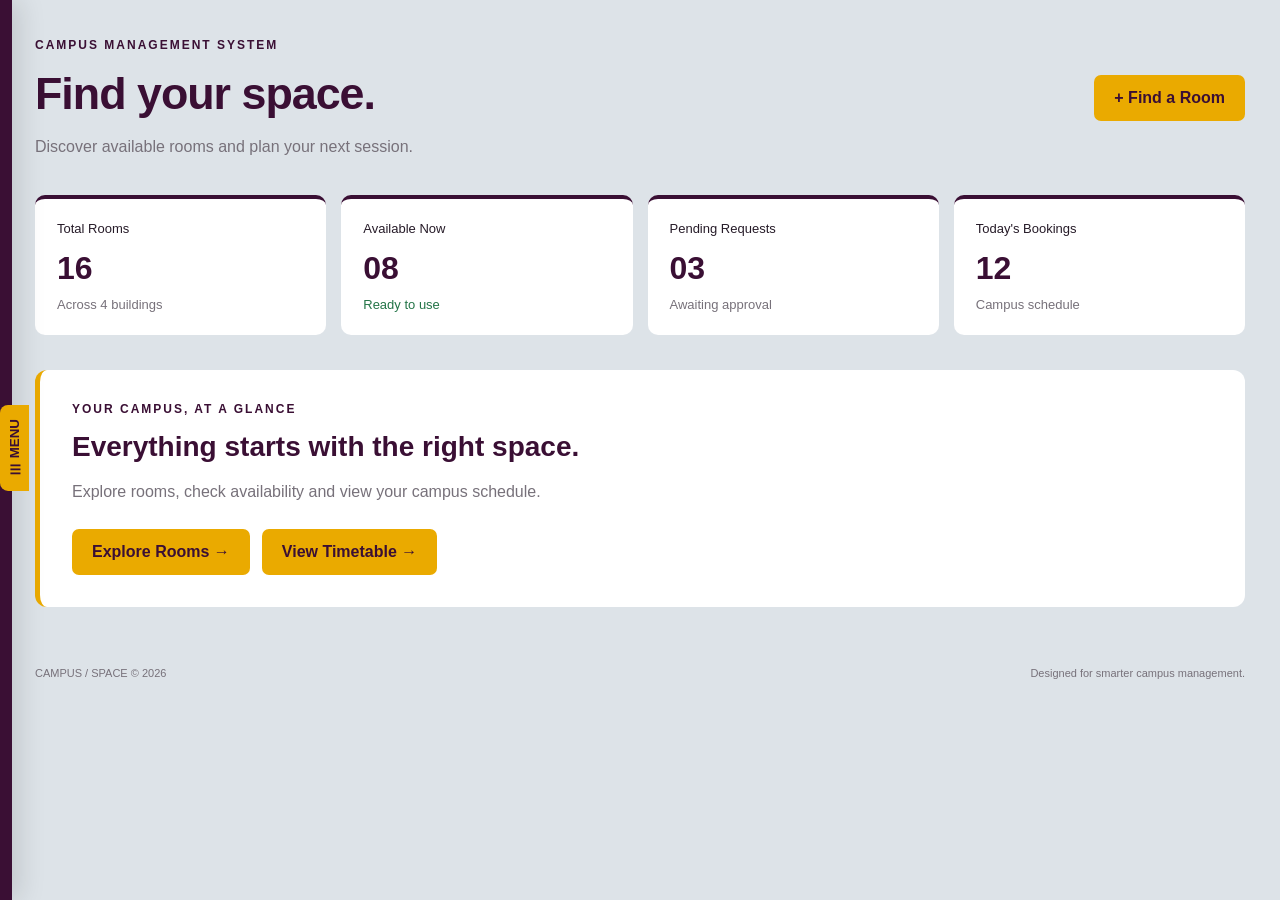
<file: index.html>
<!DOCTYPE html>
<html lang="en">
<head>
    <meta charset="UTF-8">
    <meta name="viewport" content="width=device-width, initial-scale=1.0">
    <title>CAMPUS / SPACE | Dashboard</title>
    <link rel="stylesheet" href="style.css">
</head>
<body>
    
    <button class="menu-trigger" id="menuTrigger"
            aria-label="Open navigation menu"
            aria-expanded="false">
        ☰ MENU
    </button>

    <aside class="sidebar">
        <h2>CAMPUS<span>/</span>SPACE</h2>
        <p class="tagline">Find your space. Make it happen.</p>

       
    <nav>
        <a href="index.html" class="active">Dashboard</a>
        <a href="rooms.html">Room Catalogue</a>
        <a href="availability.html">Find Availability</a>
        <a href="requests.html">Booking Requests</a>
        <a href="timetable.html">Timetable</a>
        <a href="admin.html">Admin Management</a>
    </nav>

        <div class="sidebar-bottom">
            <p>SPACE MANAGEMENT</p>
            <p>Simple. Smart. Efficient.</p>
        </div>
    </aside>

    <main>
        <header class="slide-left">
            <div>
                <p class="eyebrow">CAMPUS MANAGEMENT SYSTEM</p>
                <h1>Find your space.</h1>
                <p>Discover available rooms and plan your next session.</p>
            </div>
            <a href="availability.html" class="button">+ Find a Room</a>
        </header>

        <section class="stats">
            <div class="stat-card">
                <p>Total Rooms</p>
                <h2>16</h2>
                <span>Across 4 buildings</span>
            </div>
            <div class="stat-card">
                <p>Available Now</p>
                <h2>08</h2>
                <span class="available">Ready to use</span>
            </div>
            <div class="stat-card">
                <p>Pending Requests</p>
                <h2>03</h2>
                <span>Awaiting approval</span>
            </div>
            <div class="stat-card">
                <p>Today's Bookings</p>
                <h2>12</h2>
                <span>Campus schedule</span>
            </div>
        </section>

        <section class="welcome-panel slide-up">
            <p class="eyebrow">YOUR CAMPUS, AT A GLANCE</p>
            <h2>Everything starts with the right space.</h2>
            <p>Explore rooms, check availability and view your campus schedule.</p>
           
        <div class="quick-links">
            <a class="button" href="rooms.html">Explore Rooms →</a>
            <a class="button" href="timetable.html">View Timetable →</a>
        </div>

        </section>

        <footer>
            <p>CAMPUS / SPACE © 2026</p>
            <p>Designed for smarter campus management.</p>
        </footer>
    </main>

    <script src="script.js"></script>
</body>
</html>
</file>
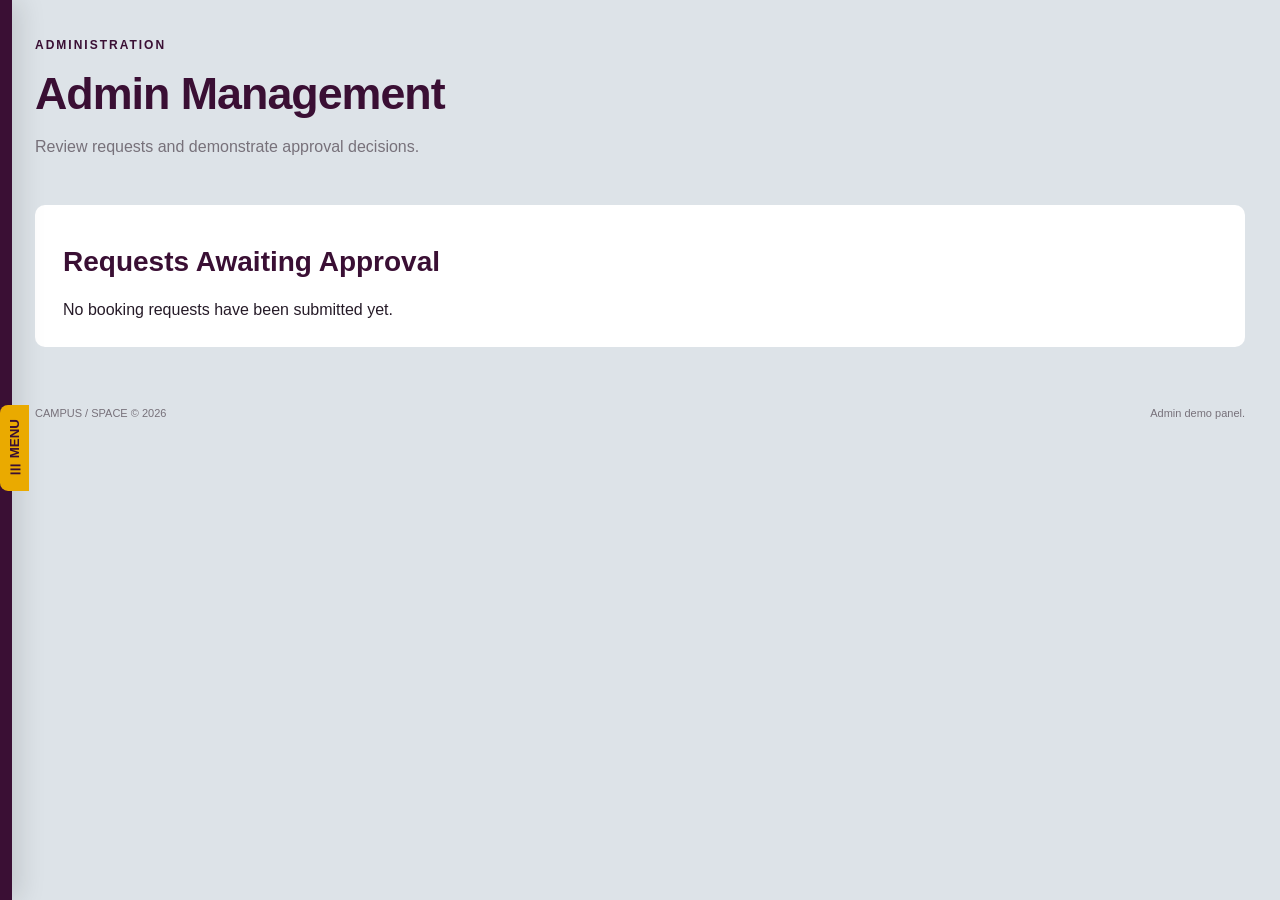
<file: admin.html>
<!DOCTYPE html>
<html lang="en">
<head>
    <meta charset="UTF-8">
    <meta name="viewport" content="width=device-width, initial-scale=1">
    <title>CAMPUS / SPACE | Admin Management</title>
    <link rel="stylesheet" href="style.css">
</head>
<body>
    <button class="menu-trigger" id="menuTrigger"
            aria-label="Open navigation menu" aria-expanded="false">☰ MENU</button>

    <aside class="sidebar">
        <h2>CAMPUS<span>/</span>SPACE</h2>
        <p class="tagline">Find your space. Make it happen.</p>
        <nav>
            <a href="index.html">Dashboard</a>
            <a href="rooms.html">Room Catalogue</a>
            <a href="availability.html">Find Availability</a>
            <a href="requests.html">Booking Requests</a>
            <a href="timetable.html">Timetable</a>
            <a href="admin.html" class="active">Admin Management</a>
        </nav>
        <div class="sidebar-bottom">
            <p>SPACE MANAGEMENT</p>
            <p>Simple. Smart. Efficient.</p>
        </div>
    </aside>

    <main>
        <header class="slide-left">
            <div>
                <p class="eyebrow">ADMINISTRATION</p>
                <h1>Admin Management</h1>
                <p>Review requests and demonstrate approval decisions.</p>
            </div>
        </header>

        
        <section class="timetable slide-up">
            <h2>Requests Awaiting Approval</h2>

            <div id="adminRequestsContainer">
                <!-- Actual booking requests will appear here -->
            </div>

            <p id="emptyAdminMessage" style="margin-top:20px" hidden>
                No booking requests have been submitted yet.
            </p>
        </section>

        <footer>
            <p>CAMPUS / SPACE © 2026</p>
            <p>Admin demo panel.</p>
        </footer>
    </main>
    <script src="script.js"></script>
</body>
</html>
</file>
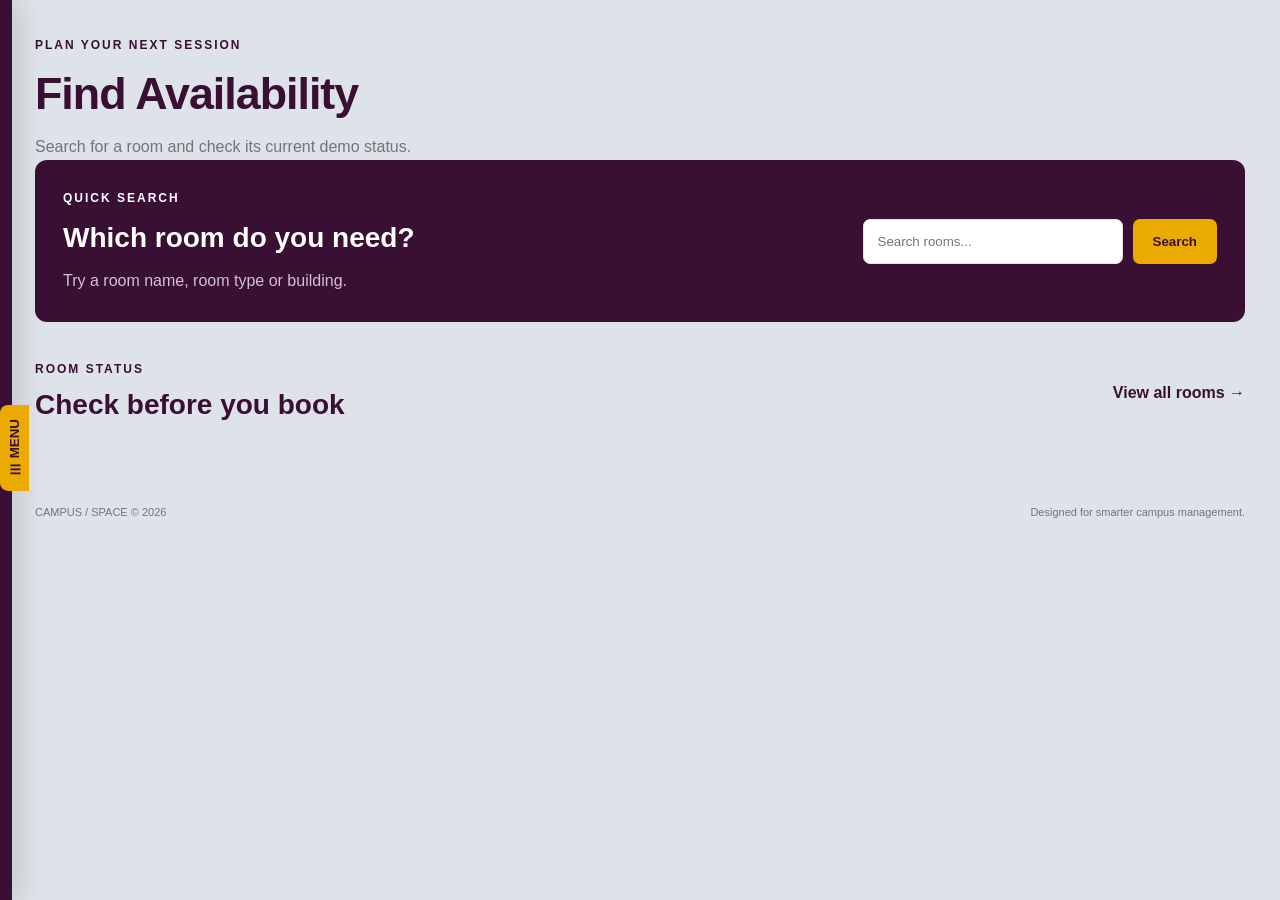
<file: availability.html>
<!DOCTYPE html>
<html lang="en">
<head>
    <meta charset="UTF-8">
    <meta name="viewport" content="width=device-width, initial-scale=1.0">
    <title>CAMPUS / SPACE | Find Availability</title>
    <link rel="stylesheet" href="style.css">
</head>
<body data-page="availability">
    
    <button class="menu-trigger" id="menuTrigger"
            aria-label="Open navigation menu"
            aria-expanded="false">
        ☰ MENU
    </button>

    <aside class="sidebar">
        <h2>CAMPUS<span>/</span>SPACE</h2>
        <p class="tagline">Find your space. Make it happen.</p>
        
    <nav>
        <a href="index.html">Dashboard</a>
        <a href="rooms.html">Room Catalogue</a>
        <a href="availability.html" class="active">Find Availability</a>
        <a href="requests.html">Booking Requests</a>
        <a href="timetable.html">Timetable</a>
        <a href="admin.html">Admin Management</a>
    </nav>

        <div class="sidebar-bottom">
            <p>SPACE MANAGEMENT</p>
            <p>Simple. Smart. Efficient.</p>
        </div>
    </aside>

    <main>
        <header class="slide-left">
            <div>
                <p class="eyebrow">PLAN YOUR NEXT SESSION</p>
                <h1>Find Availability</h1>
                <p>Search for a room and check its current demo status.</p>
            </div>
        </header>

        <section class="search-section slide-up">
            <div>
                <p class="eyebrow">QUICK SEARCH</p>
                <h2>Which room do you need?</h2>
                <p>Try a room name, room type or building.</p>
            </div>
            <div class="search-box">
                <input id="roomSearch" type="text"
                       placeholder="Search rooms...">
                <button onclick="searchRooms()">Search</button>
            </div>
        </section>

        <section>
            <div class="section-heading">
                <div>
                    <p class="eyebrow">ROOM STATUS</p>
                    <h2>Check before you book</h2>
                </div>
                <a href="rooms.html">View all rooms →</a>
            </div>

            <div class="room-grid" id="roomGrid"></div>
               
            <p id="noResults" hidden>No matching rooms found. Try another room name or building.</p>
        </section>

        <footer>
            <p>CAMPUS / SPACE © 2026</p>
            <p>Designed for smarter campus management.</p>
        </footer>
    </main>
    <script src="script.js"></script>
</body>
</html>
</file>
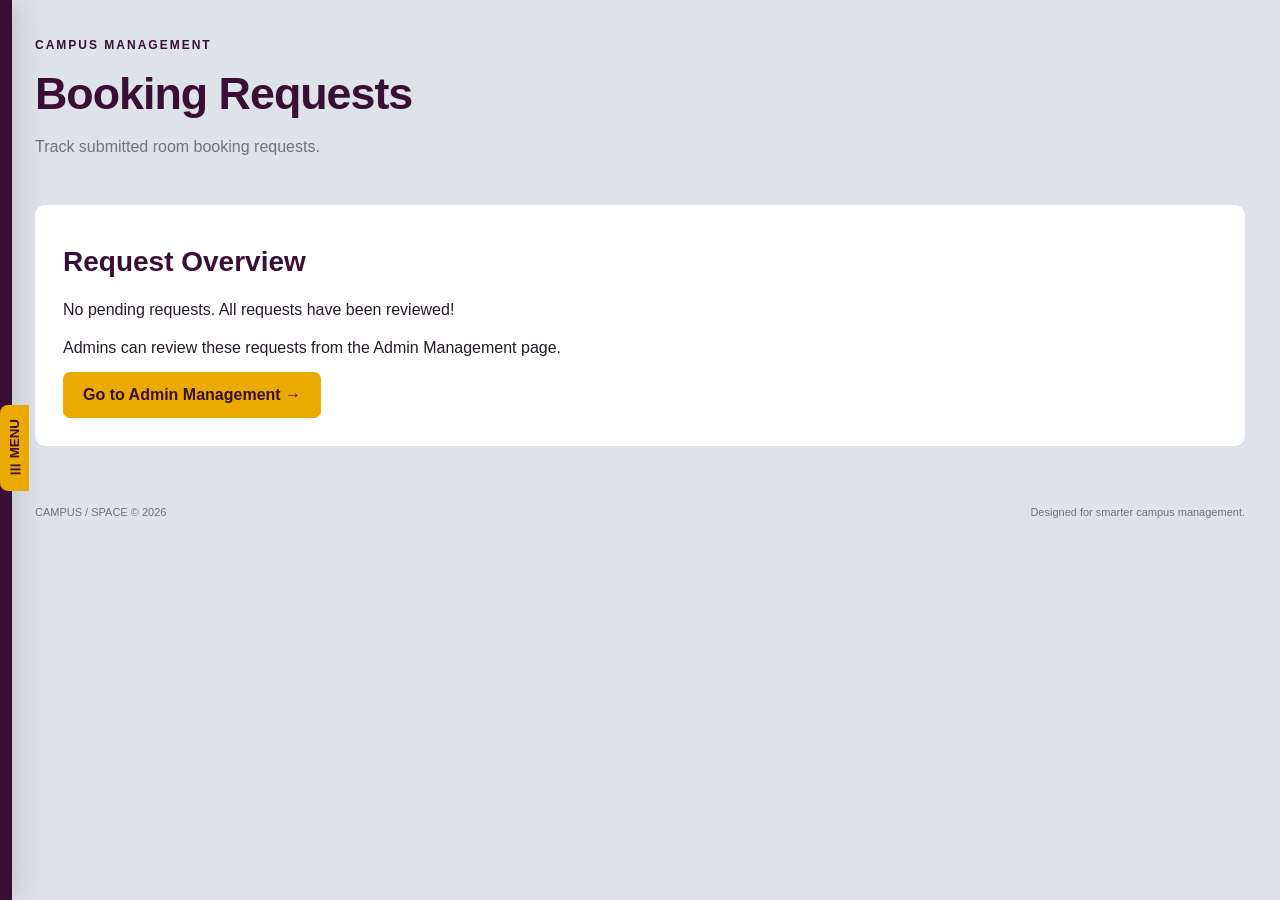
<file: requests.html>
<!DOCTYPE html>
<html lang="en">
<head>
    <meta charset="UTF-8">
    <meta name="viewport" content="width=device-width, initial-scale=1">
    <title>CAMPUS / SPACE | Booking Requests</title>
    <link rel="stylesheet" href="style.css">
</head>
<body>
    <button class="menu-trigger" id="menuTrigger"
            aria-label="Open navigation menu" aria-expanded="false">☰ MENU</button>

    <aside class="sidebar">
        <h2>CAMPUS<span>/</span>SPACE</h2>
        <p class="tagline">Find your space. Make it happen.</p>
        <nav>
            <a href="index.html">Dashboard</a>
            <a href="rooms.html">Room Catalogue</a>
            <a href="availability.html">Find Availability</a>
            <a href="requests.html" class="active">Booking Requests</a>
            <a href="timetable.html">Timetable</a>
            <a href="admin.html">Admin Management</a>
        </nav>
        <div class="sidebar-bottom">
            <p>SPACE MANAGEMENT</p>
            <p>Simple. Smart. Efficient.</p>
        </div>
    </aside>

    <main>
        <header class="slide-left">
            <div>
                <p class="eyebrow">CAMPUS MANAGEMENT</p>
                <h1>Booking Requests</h1>
                <p>Track submitted room booking requests.</p>
            </div>
        </header>

        
        <section class="timetable slide-up">
            <h2>Request Overview</h2>

            <div id="bookingRequestsContainer">
                <!-- Submitted booking requests will appear here -->
            </div>

            <p id="emptyRequestsMessage" style="margin-top:20px">
                No booking requests yet. Submit a request from the Room Catalogue
                to see it here.
            </p>

            <p style="margin-top:20px">
                Admins can review these requests from the Admin Management page.
            </p>

            <a href="admin.html" class="button"
            style="display:inline-block;margin-top:15px">
                Go to Admin Management →
            </a>
        </section>


        <footer>
            <p>CAMPUS / SPACE © 2026</p>
            <p>Designed for smarter campus management.</p>
        </footer>
    </main>
    <script src="script.js"></script>
</body>
</html>
</file>
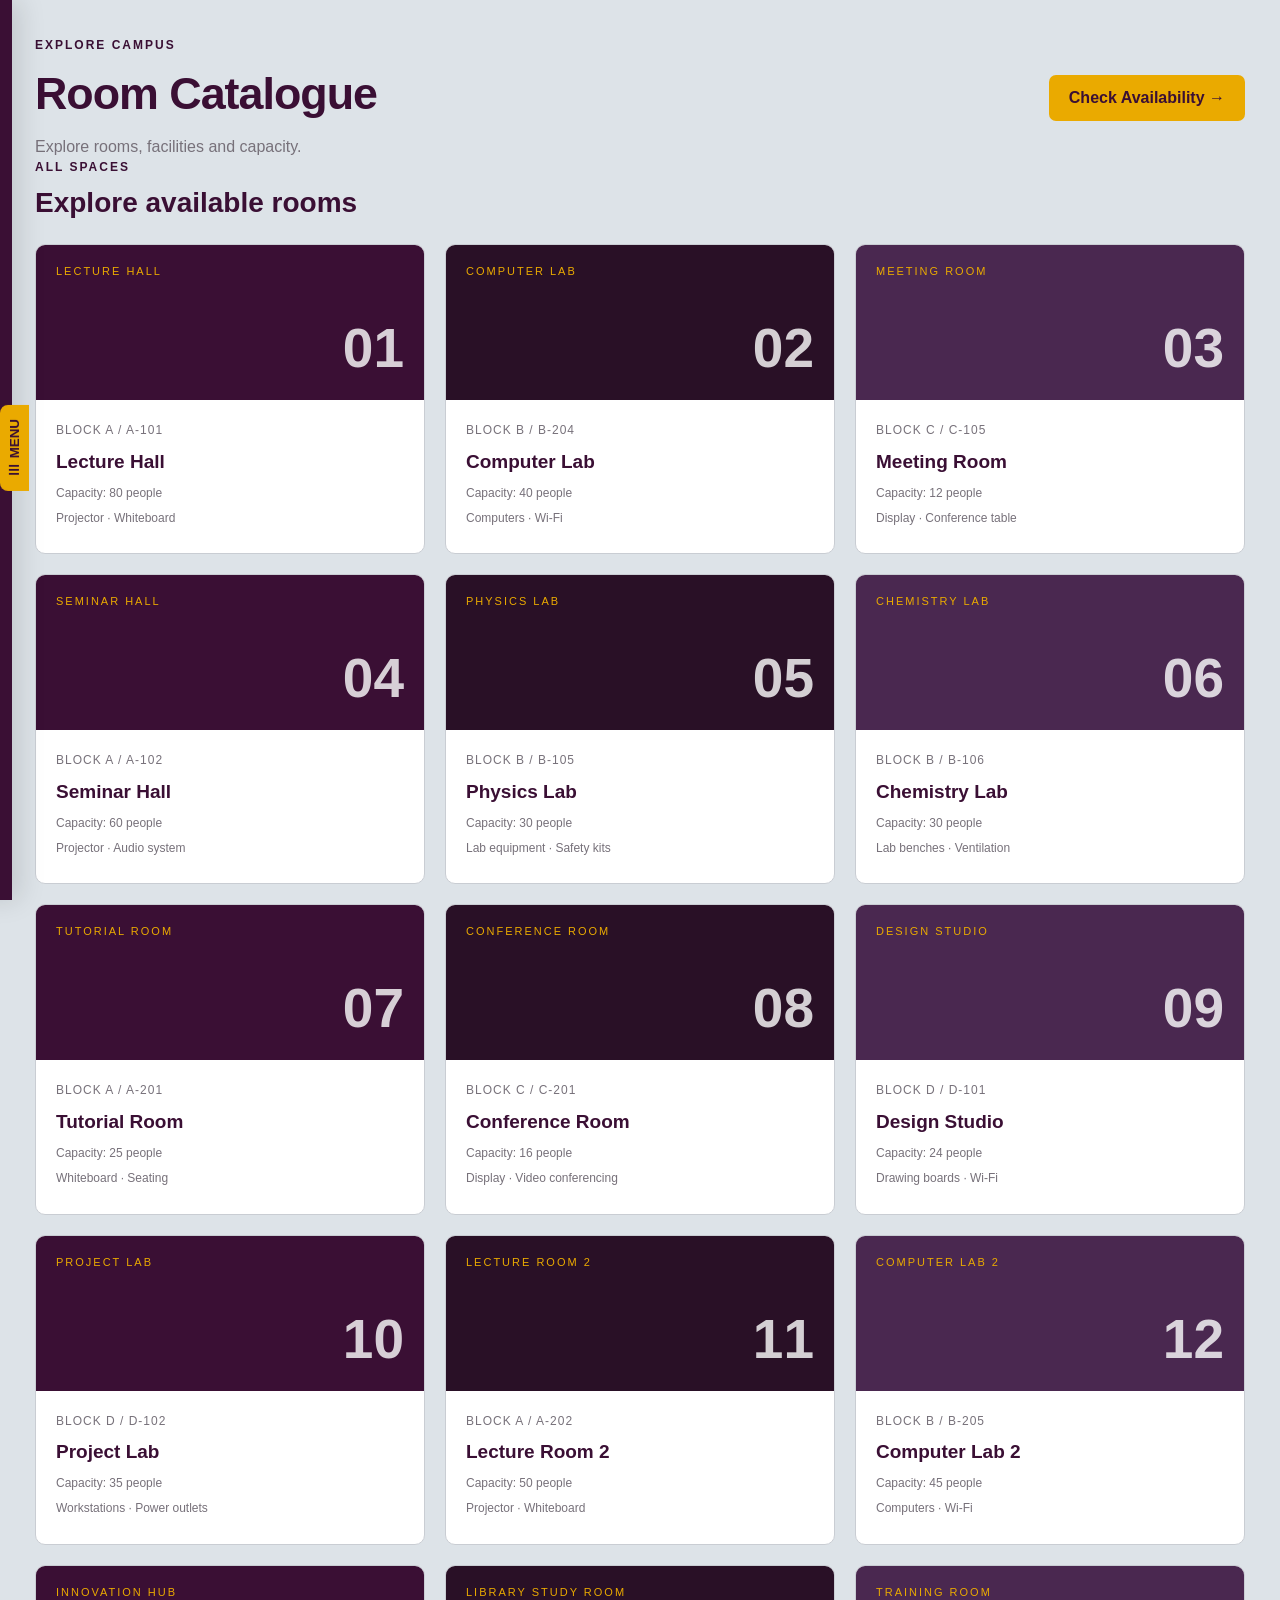
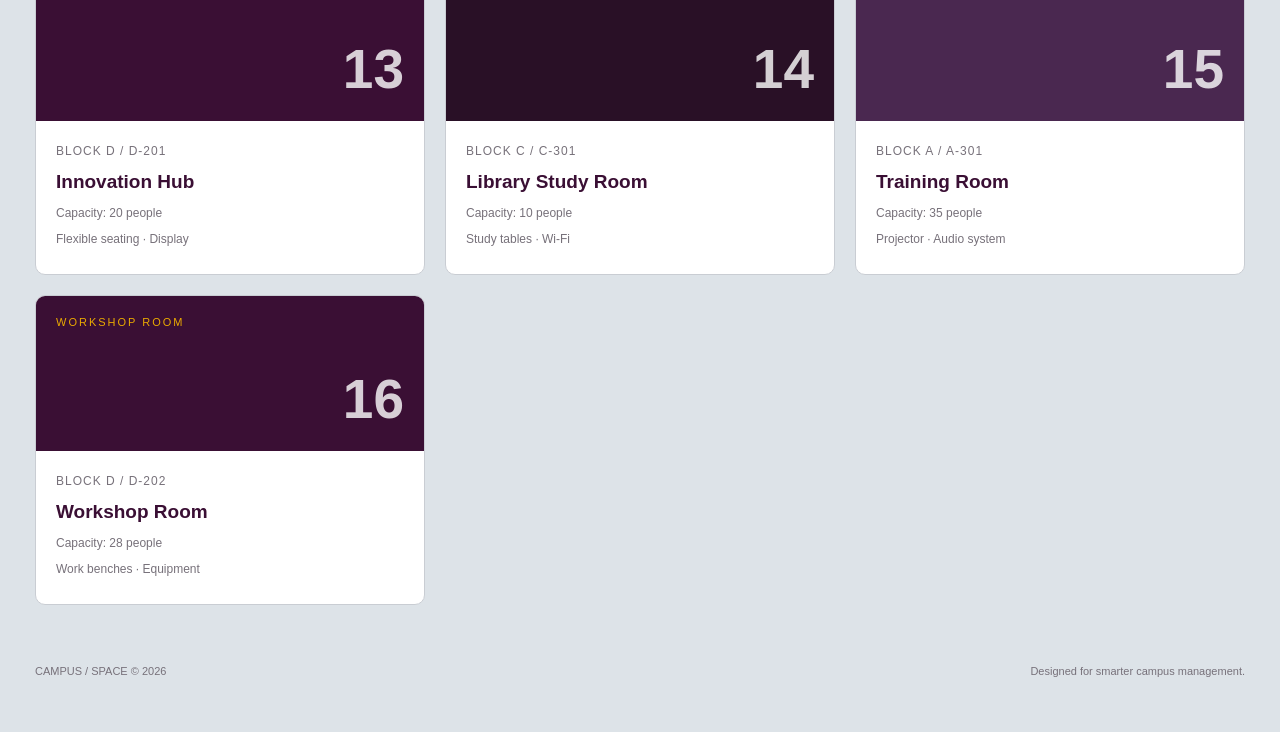
<file: rooms.html>
<!DOCTYPE html>
<html lang="en">
<head>
    <meta charset="UTF-8">
    <meta name="viewport" content="width=device-width, initial-scale=1.0">
    <title>CAMPUS / SPACE | Room Catalogue</title>
    <link rel="stylesheet" href="style.css">
</head>
<body data-page="catalogue">
    
    <button class="menu-trigger" id="menuTrigger"
            aria-label="Open navigation menu"
            aria-expanded="false">
        ☰ MENU
    </button>

    <aside class="sidebar">
        <h2>CAMPUS<span>/</span>SPACE</h2>
        <p class="tagline">Find your space. Make it happen.</p>
        
    <nav>
        <a href="index.html">Dashboard</a>
        <a href="rooms.html" class="active">Room Catalogue</a>
        <a href="availability.html">Find Availability</a>
        <a href="requests.html">Booking Requests</a>
        <a href="timetable.html" >Timetable</a>
        <a href="admin.html">Admin Management</a>
    </nav>

        <div class="sidebar-bottom">
            <p>SPACE MANAGEMENT</p>
            <p>Simple. Smart. Efficient.</p>
        </div>
    </aside>

    <main>
        <header class="slide-left">
            <div>
                <p class="eyebrow">EXPLORE CAMPUS</p>
                <h1>Room Catalogue</h1>
                <p>Explore rooms, facilities and capacity.</p>
            </div>
            <a href="availability.html" class="button">Check Availability →</a>
        </header>

        

        <section>
            <div class="section-heading">
                <div>
                    <p class="eyebrow">ALL SPACES</p>
                    <h2>Explore available rooms</h2>
                </div>
            </div>

            <div class="room-grid" id="roomGrid" data-all-rooms> </div>
            <p id="noResults" hidden>No matching rooms found.</p>
        </section>

        <footer>
            <p>CAMPUS / SPACE © 2026</p>
            <p>Designed for smarter campus management.</p>
        </footer>
    </main>
    <script src="script.js"></script>
</body>
</html>
</file>
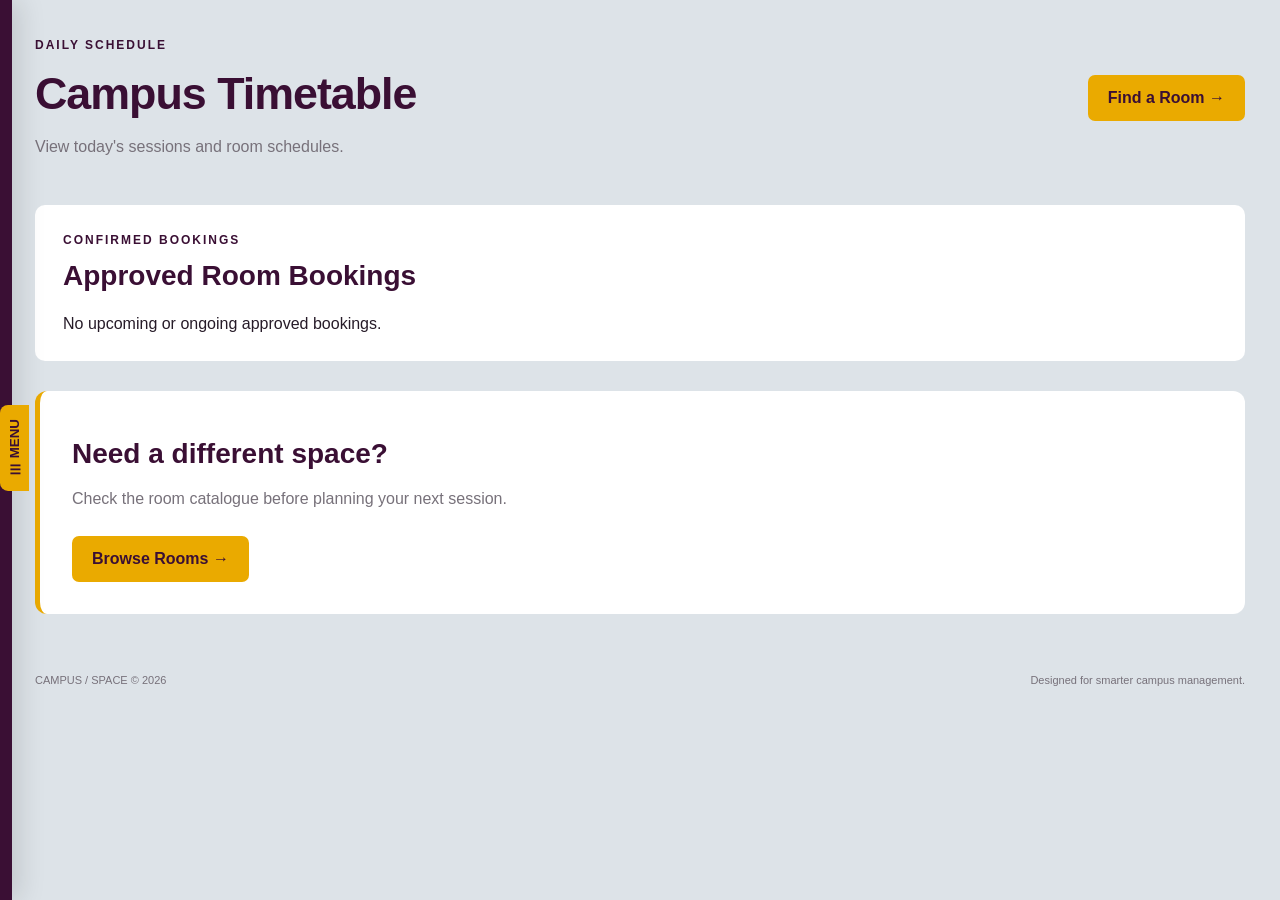
<file: timetable.html>
<!DOCTYPE html>
<html lang="en">
<head>
    <meta charset="UTF-8">
    <meta name="viewport" content="width=device-width, initial-scale=1.0">
    <title>CAMPUS / SPACE | Timetable</title>
    <link rel="stylesheet" href="style.css">
</head>
<body>
    
    <button class="menu-trigger" id="menuTrigger"
            aria-label="Open navigation menu"
            aria-expanded="false">
        ☰ MENU
    </button>

    <aside class="sidebar">
        <h2>CAMPUS<span>/</span>SPACE</h2>
        <p class="tagline">Find your space. Make it happen.</p>
        
    <nav>
        <a href="index.html">Dashboard</a>
        <a href="rooms.html">Room Catalogue</a>
        <a href="availability.html">Find Availability</a>
        <a href="requests.html">Booking Requests</a>
        <a href="timetable.html" >Timetable</a>
        <a href="admin.html">Admin Management</a>
    </nav>

        <div class="sidebar-bottom">
            <p>SPACE MANAGEMENT</p>
            <p>Simple. Smart. Efficient.</p>
        </div>
    </aside>

    <main>
        <header class="slide-left">
            <div>
                <p class="eyebrow">DAILY SCHEDULE</p>
                <h1>Campus Timetable</h1>
                <p>View today's sessions and room schedules.</p>
            </div>
            <a href="availability.html" class="button">Find a Room →</a>
        </header>

        
        
        <section class="timetable slide-up">
            <p class="eyebrow">CONFIRMED BOOKINGS</p>
            <h2>Approved Room Bookings</h2>

            <div id="approvedBookingsContainer">
                <!-- Approved bookings will appear here -->
            </div>

            <p id="emptyApprovedMessage" style="margin-top:20px">
                No approved bookings yet.
            </p>
        </section>


        <section class="welcome-panel slide-up">
            <h2>Need a different space?</h2>
            <p>Check the room catalogue before planning your next session.</p>
            <div class="quick-links">
                <a class="button" href="rooms.html">Browse Rooms →</a>
            </div>
        </section>

        <footer>
            <p>CAMPUS / SPACE © 2026</p>
            <p>Designed for smarter campus management.</p>
        </footer>
    </main>
    <script src="script.js"></script>
</body>
</html>
</file>
<file: style.css>
:root {
    --primary: #3A0F34;
    --secondary: #DDE3E8;
    --accent: #EAAA00;
    --white: #FFFFFF;
    --text: #261B28;
    --muted: #77717A;
}

* {
    margin: 0;
    padding: 0;
    box-sizing: border-box;
    scroll-behavior: smooth;
}

body {
    font-family: Arial, sans-serif;
    background: var(--secondary);
    color: var(--text);
}

/* SIDEBAR */

.sidebar {
    width: 250px;
    height: 100vh;
    background: var(--primary);
    color: var(--white);
    padding: 30px 22px;
    position: fixed;
    top: 0;
    left: 0;
    display: flex;
    flex-direction: column;
}

.sidebar h2 {
    font-size: 22px;
}

.sidebar h2 span {
    color: var(--accent);
}

.tagline {
    font-size: 12px;
    color: #D0C3CE;
    margin-top: 10px;
}

nav {
    margin-top: 55px;
}

nav a {
    display: block;
    text-decoration: none;
    color: #D0C3CE;
    padding: 15px;
    margin-bottom: 10px;
    border-radius: 8px;
}

nav a:hover,
nav a.active {
    background: var(--accent);
    color: var(--primary);
}

.sidebar-bottom {
    margin-top: auto;
    font-size: 12px;
    line-height: 2;
    color: #D0C3CE;
}

/* MAIN CONTENT */

main {
    margin-left: 250px;
    padding: 35px;
}

header,
.section-heading,
.room-footer,
.schedule-row {
    display: flex;
    justify-content: space-between;
    align-items: center;
    gap: 20px;
}

header h1 {
    font-size: 42px;
    margin: 12px 0;
    color: var(--primary);
}

header p,
.search-section p,
.room-info p,
.schedule-row p {
    color: var(--muted);
    line-height: 1.7;
}

.eyebrow {
    color: var(--primary);
    font-size: 11px;
    font-weight: bold;
    letter-spacing: 2px;
}

.button,
.search-box button {
    background: var(--accent);
    color: var(--primary);
    border: none;
    padding: 14px 20px;
    border-radius: 7px;
    font-weight: bold;
    text-decoration: none;
    cursor: pointer;
}

.button:hover,
.search-box button:hover {
    background: var(--primary);
    color: var(--white);
}

/* STATISTICS */

.stats {
    display: grid;
    grid-template-columns: repeat(4, 1fr);
    gap: 15px;
    margin: 35px 0;
}

.stat-card {
    background: var(--white);
    padding: 22px;
    border-radius: 10px;
    border-top: 4px solid var(--primary);
}

.stat-card h2 {
    font-size: 32px;
    color: var(--primary);
    margin: 14px 0 8px;
}

.stat-card p,
.stat-card span {
    font-size: 13px;
}

.stat-card span {
    color: var(--muted);
}

.stat-card .available {
    color: #237447;
}

/* SEARCH */

.search-section {
    background: var(--primary);
    color: var(--white);
    border-radius: 12px;
    padding: 28px;
    display: flex;
    justify-content: space-between;
    align-items: center;
    gap: 25px;
    margin-bottom: 40px;
}

.search-section .eyebrow,
.search-section h2 {
    color: var(--white);
    margin-bottom: 10px;
}

.search-section p {
    color: #D0C3CE;
}

.search-box {
    display: flex;
    gap: 10px;
}

.search-box input {
    width: 260px;
    padding: 14px;
    border: 1px solid var(--secondary);
    border-radius: 7px;
    outline: none;
}

.search-box input:focus {
    border-color: var(--accent);
}

/* ROOM CARDS */

.section-heading {
    margin-bottom: 22px;
}

.section-heading h2,
.timetable h2 {
    margin-top: 10px;
    color: var(--primary);
}

.section-heading a {
    color: var(--primary);
    text-decoration: none;
    font-weight: bold;
}

.room-grid {
    display: grid;
    grid-template-columns: repeat(3, 1fr);
    gap: 20px;
}

.room-card {
    background: var(--white);
    border-radius: 10px;
    overflow: hidden;
    border: 1px solid #C9CDD3;
}

.room-visual {
    height: 155px;
    padding: 20px;
    background: var(--primary);
    color: var(--white);
    display: flex;
    flex-direction: column;
    justify-content: space-between;
}

.room-visual span {
    font-size: 11px;
    letter-spacing: 2px;
    color: var(--accent);
}

.room-visual h2 {
    font-size: 55px;
    text-align: right;
    opacity: 0.8;
}

.visual-two {
    background: #291026;
}

.visual-three {
    background: #4A2850;
}

.room-info {
    padding: 20px;
}

.room-number {
    font-size: 10px;
    letter-spacing: 1px;
}

.room-info h3 {
    color: var(--primary);
    margin: 10px 0;
}

.room-info p {
    font-size: 12px;
    margin-bottom: 5px;
}

.room-footer {
    margin-top: 20px;
    flex-wrap: wrap;
}

.status,
.occupied,
.pending {
    font-size: 11px;
    font-weight: bold;
    padding: 7px 10px;
    border-radius: 5px;
}

.status {
    color: #237447;
    background: #E0F3E7;
}

.occupied {
    color: #A23D3D;
    background: #FBE7E7;
}

.pending {
    color: #765300;
    background: #FFF0C2;
}

.room-footer button {
    background: var(--primary);
    color: var(--white);
    border: none;
    padding: 10px 13px;
    border-radius: 6px;
    cursor: pointer;
}

.room-footer button:hover {
    background: var(--accent);
    color: var(--primary);
}

/* TIMETABLE */

.timetable {
    background: var(--white);
    padding: 28px;
    border-radius: 10px;
    margin-top: 45px;
}

.schedule-row {
    justify-content: flex-start;
    border-bottom: 1px solid var(--secondary);
    padding: 20px 0;
}

.schedule-row > span:first-child {
    min-width: 85px;
    font-size: 12px;
    font-weight: bold;
}

.schedule-row > div {
    flex: 1;
}

.schedule-row h3 {
    font-size: 14px;
    color: var(--primary);
}

footer {
    display: flex;
    justify-content: space-between;
    gap: 15px;
    margin-top: 40px;
    padding: 20px 0;
    color: var(--muted);
    font-size: 11px;
}

/* RESPONSIVE DESIGN */

@media (max-width: 1100px) {
    .stats {
        grid-template-columns: repeat(2, 1fr);
    }

    .room-grid {
        grid-template-columns: repeat(2, 1fr);
    }

    .search-section {
        align-items: flex-start;
        flex-direction: column;
    }
}

@media (max-width: 700px) {
    .sidebar {
        width: 100%;
        height: auto;
        position: relative;
    }

    .sidebar-bottom {
        display: none;
    }

    nav {
        margin-top: 20px;
    }

    nav a {
        display: inline-block;
        padding: 10px;
        font-size: 12px;
    }

    main {
        margin-left: 0;
        padding: 20px;
    }

    header {
        align-items: flex-start;
        flex-direction: column;
    }

    header h1 {
        font-size: 32px;
    }

    .stats,
    .room-grid {
        grid-template-columns: 1fr;
    }

    .search-box {
        width: 100%;
        flex-wrap: wrap;
    }

    .search-box input {
        width: 100%;
    }

    .schedule-row {
        align-items: flex-start;
        flex-wrap: wrap;
    }

    footer {
        flex-direction: column;
    }
}



/* ===== BIGGER, CLEARER HEADINGS ===== */

header h1 {
    font-size: clamp(36px, 3.5vw, 48px);
    line-height: 1.2;
    font-weight: 800;
    letter-spacing: -1px;
}

.section-heading h2,
.timetable h2,
.search-section h2,
.welcome-panel h2 {
    font-size: 28px;
    line-height: 1.35;
}

.room-info h3 {
    font-size: 19px;
}

.eyebrow {
    font-size: 12px;
}

/* ===== PAGE TRANSITION ANIMATIONS ===== */

@keyframes slideFromLeft {
    from {
        opacity: 0;
        transform: translateX(-35px);
    }
    to {
        opacity: 1;
        transform: translateX(0);
    }
}

@keyframes slideFromBottom {
    from {
        opacity: 0;
        transform: translateY(30px);
    }
    to {
        opacity: 1;
        transform: translateY(0);
    }
}

@keyframes toastEnter {
    from {
        opacity: 0;
        transform: translate(30px, 15px);
    }
    to {
        opacity: 1;
        transform: translate(0, 0);
    }
}

.slide-left {
    animation: slideFromLeft 0.65s ease-out both;
}

.slide-up {
    animation: slideFromBottom 0.65s ease-out both;
}

.stats .stat-card {
    animation: slideFromBottom 0.6s ease-out both;
}

.stats .stat-card:nth-child(2) {
    animation-delay: 0.1s;
}

.stats .stat-card:nth-child(3) {
    animation-delay: 0.2s;
}

.stats .stat-card:nth-child(4) {
    animation-delay: 0.3s;
}

.room-card {
    animation: slideFromBottom 0.55s ease-out both;
    transition: transform 0.25s ease, box-shadow 0.25s ease;
}

.room-card:hover {
    transform: translateY(-6px);
    box-shadow: 0 12px 28px rgba(58, 15, 52, 0.12);
}

/* ===== DASHBOARD QUICK LINKS ===== */

.welcome-panel {
    background: var(--white);
    padding: 32px;
    margin-top: 30px;
    border-radius: 12px;
    border-left: 5px solid var(--accent);
}

.welcome-panel h2 {
    color: var(--primary);
    margin: 12px 0;
}

.welcome-panel > p:not(.eyebrow) {
    color: var(--muted);
    line-height: 1.8;
}

.quick-links {
    display: flex;
    flex-wrap: wrap;
    gap: 12px;
    margin-top: 22px;
}

.secondary-button {
    background: var(--accent);
    color: var(--primary);
}
/* ===== NAVIGATION IMPROVEMENTS ===== */

nav a {
    transition: background-color 0.25s ease,
                color 0.25s ease,
                transform 0.25s ease;
}

nav a:hover {
    transform: translateX(5px);
}

/* ===== ROOM STATUS NOTIFICATION ===== */

.room-toast {
    position: fixed;
    right: 25px;
    bottom: 25px;
    z-index: 9999;
    width: min(360px, calc(100vw - 40px));
    padding: 18px 20px;
    border-radius: 10px;
    color: #FFFFFF;
    font-size: 14px;
    font-weight: 600;
    line-height: 1.6;
    box-shadow: 0 10px 30px rgba(0, 0, 0, 0.22);

    opacity: 0;
    visibility: hidden;
    pointer-events: none;
}

.room-toast.toast-show {
    visibility: visible;
    animation: toastEnter 0.4s ease-out forwards;
}

.toast-success {
    background: #237447;
    border-left: 5px solid #A8E6BC;
}

.toast-error {
    background: #A83232;
    border-left: 5px solid #FFC1C1;
}

/* ===== ACCESSIBILITY ===== */

@media (prefers-reduced-motion: reduce) {
    *,
    *::before,
    *::after {
        animation-duration: 0.01ms !important;
        animation-iteration-count: 1 !important;
        transition-duration: 0.01ms !important;
        scroll-behavior: auto !important;
    }
}

/* ===== SMALL SCREEN ADJUSTMENTS ===== */

@media (max-width: 700px) {
    header h1 {
        font-size: 36px;
    }

    .section-heading h2,
    .timetable h2,
    .search-section h2,
    .welcome-panel h2 {
        font-size: 24px;
    }

    .welcome-panel {
        padding: 22px;
    }

    .room-toast {
        right: 15px;
        bottom: 15px;
    }
}

/* ===== HIDDEN SLIDE-OUT NAVIGATION ===== */

.sidebar {
    z-index: 1001;
    transform: translateX(calc(-100% + 12px));
    transition: transform 1.5s ease;
    box-shadow: 8px 0 25px rgba(0, 0, 0, 0.12);
}

/* Reveal on hover or when clicked */
.sidebar:hover,
body.menu-open .sidebar {
    transform: translateX(0);
}

/* Edge trigger */
.menu-trigger {
    position: fixed;
    z-index: 1002;
    left: 0;
    top: 45%;
    border: none;
    background: var(--accent);
    color: var(--primary);
    padding: 14px 7px;
    border-radius: 0 8px 8px 0;
    cursor: pointer;
    font-weight: bold;
    writing-mode: vertical-rl;
    transform: rotate(180deg);
    transition: opacity 0.3s ease;
}

body.menu-open .menu-trigger {
    opacity: 0;
    pointer-events: none;
}

/* The main content uses the full available width */
main {
    margin-left: 0;
}



/* ===== FIX TIMETABLE BUTTON HOVER ===== */

.secondary-button:hover {
    background: var(--primary);
    color: var(--white);
}

/* Also make links styled as buttons respond consistently */
a.button,
button {
    transition: background-color 0.25s ease,
                color 0.25s ease,
                transform 0.25s ease;
}

/* ===== MOBILE NAVIGATION: TOP TO BOTTOM ===== */

@media (max-width: 700px) {
    .sidebar {
        position: fixed;
        top: 0;
        left: 0;
        width: 100%;
        height: auto;
        max-height: 85vh;
        overflow-y: auto;
        transform: translateY(calc(-100% + 12px));
        transition: transform 1.5s ease;
        border-radius: 0 0 14px 14px;
    }

    .sidebar:hover,
    body.menu-open .sidebar {
        transform: translateY(0);
    }

    .menu-trigger {
        top: 0;
        left: 50%;
        writing-mode: horizontal-tb;
        transform: translateX(-50%);
        border-radius: 0 0 8px 8px;
        padding: 8px 18px;
    }

    main {
        margin-left: 0;
        padding: 45px 20px 20px;
    }

    nav {
        display: flex;
        flex-wrap: wrap;
        gap: 5px;
        margin-top: 20px;
    }

    nav a {
        margin-bottom: 0;
    }

    .sidebar-bottom {
        display: none;
    }

    body.menu-open .menu-trigger {
        opacity: 0;
        pointer-events: none;
    }
}

@media (prefers-reduced-motion: reduce) {
    .sidebar,
    .stat-card,
    .stat-card::after,
    .menu-trigger {
        transition-duration: 0.01ms;
    }
}

@media (min-width: 701px) {
    .menu-trigger:hover + .sidebar {
        transform: translateX(0);
    }
}

@media (max-width: 700px) {
    .menu-trigger:hover + .sidebar {
        transform: translateY(0);
    }
}
/* For extra room-card variations */

.visual-1 { background: var(--primary); }
.visual-2 { background: #291026; }
.visual-3 { background: #4A2850; }

.room-action {
    background: var(--primary);
    color: var(--white);
    border: none;
    padding: 10px 13px;
    border-radius: 6px;
    cursor: pointer;
}

.room-action:hover {
    background: var(--accent);
    color: var(--primary);
}

/* ===== ADMIN BUTTONS ===== */

.admin-action {
    border: none;
    cursor: pointer;
    white-space: nowrap;
}

.reject-button {
    background: #A83232;
    color: #FFFFFF;
}

.reject-button:hover {
    background: #7E2020;
    color: #FFFFFF;
}

.admin-request {
    flex-wrap: wrap;
}

@media (max-width: 700px) {
    .admin-request {
        gap: 10px;
    }
}




/* ===== PUSH CONTENT WHEN SIDEBAR OPENS ===== */

/* Smooth movement for the main webpage */
main {
    margin-left: 0;
    transition: margin-left 1.5s ease;
}

/* Desktop: push content right when menu opens */
@media (min-width: 701px) {
    body:has(.sidebar:hover) main,
    body:has(.menu-trigger:hover) main,
    body.menu-open main {
        margin-left: 250px;
    }
}

/* Mobile: menu slides down, content does not shift sideways */
@media (max-width: 700px) {
    main {
        margin-left: 0 !important;
        transition: none;
    }
}

/* ===== MOBILE MENU PUSH ANIMATION ===== */

@media (max-width: 700px) {

    /* Keep the mobile menu above the main content */
    .sidebar {
        position: absolute;
        top: 0;
        left: 0;
        width: 100%;
        height: auto;
        z-index: 1000;
        border-radius: 0 0 18px 18px;

        transform: translateY(-100%);
        transition: transform 1.5s ease;
    }

    /* Show the menu when opened */
    body.menu-open .sidebar {
        transform: translateY(0);
    }

    /* Animate the main webpage downward */
    main {
        margin-left: 0 !important;
        padding-top: 20px;
        transition: transform 1.5s ease;
    }

    body.menu-open main {
        transform: translateY(var(--mobile-menu-height, 250px));
    }

    /* Keep the menu button visible and accessible */
    .menu-trigger {
        position: fixed;
        top: 0;
        left: 50%;
        transform: translateX(-50%);
        z-index: 1001;
    }
}

/* Room action button states */
.room-action:disabled {
    opacity: 0.6;
    cursor: not-allowed;
}

.room-action:disabled:hover {
    background: var(--primary);
    color: var(--white);
}


/* ===== ROOM BOOKING FORM ===== */

.booking-overlay {
    position: fixed;
    inset: 0;
    z-index: 2000;
    background: rgba(20, 10, 22, 0.65);
    display: flex;
    justify-content: center;
    align-items: center;
    padding: 20px;
    overflow-y: auto;
    animation: bookingFadeIn 0.25s ease;
}

.booking-form {
    position: relative;
    background: var(--white);
    width: 100%;
    max-width: 600px;
    max-height: 90vh;
    overflow-y: auto;
    padding: 32px;
    border-radius: 14px;
    box-shadow: 0 20px 60px rgba(0, 0, 0, 0.25);
}

.booking-form h2 {
    color: var(--primary);
    margin: 12px 35px 10px 0;
    font-size: 28px;
}

.booking-description {
    color: var(--muted);
    font-size: 13px;
    line-height: 1.6;
    margin-bottom: 10px;
}

.booking-close {
    position: absolute;
    right: 20px;
    top: 16px;
    border: none;
    background: transparent;
    color: var(--primary);
    font-size: 30px;
    cursor: pointer;
}

.booking-form label {
    display: block;
    margin: 16px 0 7px;
    color: var(--text);
    font-size: 13px;
    font-weight: bold;
}

.booking-form input,
.booking-form select,
.booking-form textarea {
    width: 100%;
    padding: 12px;
    border: 1px solid #C9CDD3;
    border-radius: 7px;
    background: var(--white);
    color: var(--text);
    font: inherit;
    font-size: 14px;
}

.booking-form input:focus,
.booking-form select:focus,
.booking-form textarea:focus {
    outline: 2px solid var(--accent);
    border-color: var(--primary);
}

.booking-form textarea {
    resize: vertical;
}

.booking-two-columns {
    display: grid;
    grid-template-columns: 1fr 1fr;
    gap: 15px;
}

.booking-actions {
    display: flex;
    gap: 12px;
    margin-top: 24px;
}

.booking-actions button {
    flex: 1;
    padding: 13px 10px;
    border-radius: 7px;
    font-weight: bold;
    cursor: pointer;
}

.booking-cancel {
    border: 1px solid var(--primary);
    background: var(--white);
    color: var(--primary);
}

.booking-submit {
    border: none;
    background: var(--accent);
    color: var(--primary);
}

.booking-cancel:hover {
    background: var(--secondary);
}

.booking-submit:hover {
    background: var(--primary);
    color: var(--white);
}

.booking-error {
    color: #A83232;
    font-size: 13px;
    margin-top: 12px;
}

@keyframes bookingFadeIn {
    from { opacity: 0; }
    to { opacity: 1; }
}

@media (max-width: 500px) {
    .booking-overlay {
        padding: 10px;
    }

    .booking-form {
        padding: 24px 18px;
        max-height: 94vh;
    }

    .booking-form h2 {
        font-size: 23px;
    }

    .booking-two-columns {
        grid-template-columns: 1fr;
        gap: 0;
    }

    .booking-actions {
        flex-direction: column;
    }
}
</file>
